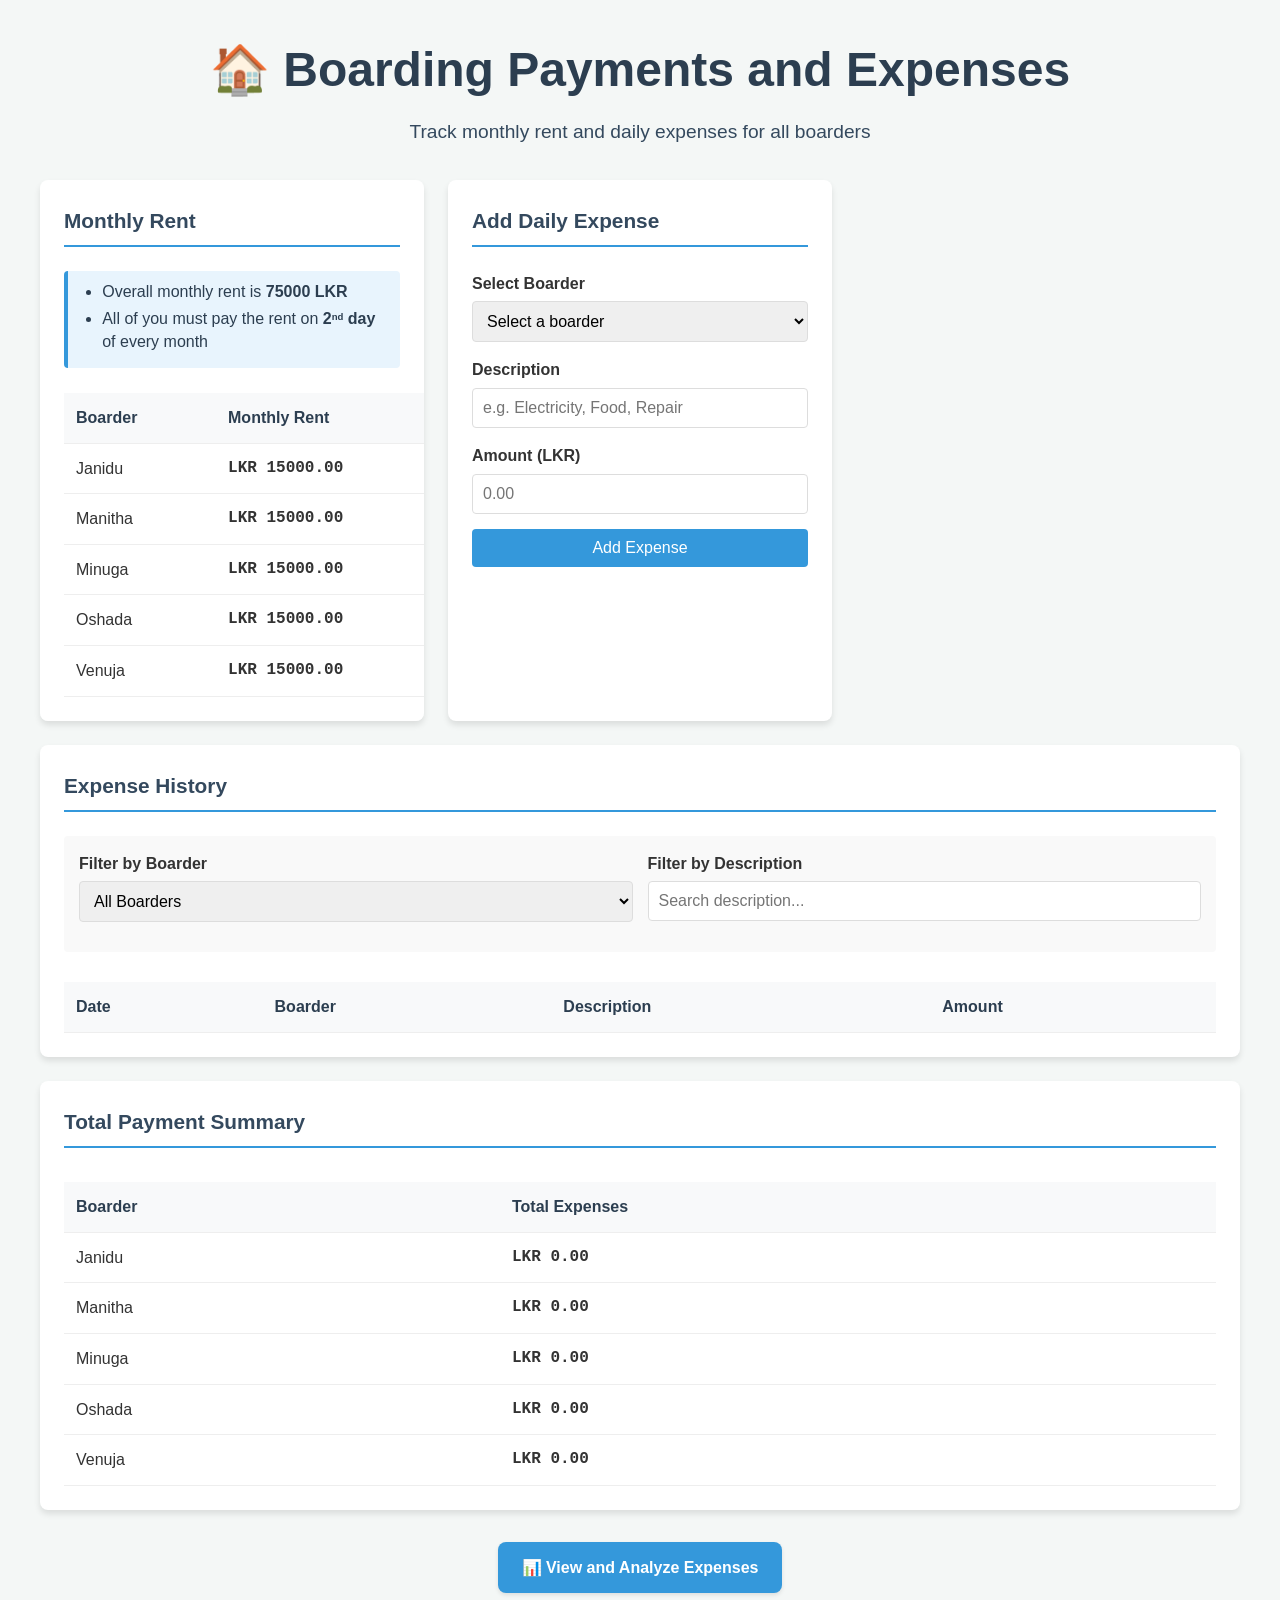
<file: index.html>
<!DOCTYPE html>
<html lang="en">
<head>
    <meta charset="UTF-8">
    <meta name="viewport" content="width=device-width, initial-scale=1.0">
    <title>Boarding Payments and Expenses</title>
    <link rel="stylesheet" href="style.css">
</head>
<body>
    <div class="container">
        <header>
            <h1>🏠 Boarding Payments and Expenses</h1>
            <p>Track monthly rent and daily expenses for all boarders</p>
        </header>

        <div class="dashboard-grid">
            <!-- Monthly Rent Section -->
            <div class="card">
                <h2>Monthly Rent</h2>
                <div class="rent-highlight">
                    <ul>
                        <li>Overall monthly rent is <strong>75000 LKR</strong></li>
                        <li>All of you must pay the rent on <strong>2<sup>nd</sup> day</strong> of every month</li>
                    </ul>
                </div>
                <table>
                    <thead>
                        <tr>
                            <th>Boarder</th>
                            <th>Monthly Rent</th>
                        </tr>
                    </thead>
                    <tbody id="rent-table-body">
                        <!-- Content via JS -->
                    </tbody>
                </table>
            </div>

            <!-- Expense Entry Section -->
            <div class="card">
                <h2>Add Daily Expense</h2>
                <form id="expense-form">
                    <div class="form-group">
                        <label for="boarder-select">Select Boarder</label>
                        <select id="boarder-select" required>
                            <!-- Content via JS -->
                        </select>
                    </div>
                    <div class="form-group">
                        <label for="expense-desc">Description</label>
                        <input type="text" id="expense-desc" placeholder="e.g. Electricity, Food, Repair" required>
                    </div>
                    <div class="form-group">
                        <label for="expense-amount">Amount (LKR)</label>
                        <input type="number" id="expense-amount" step="0.01" min="0" placeholder="0.00" required>
                    </div>
                    <button type="submit">Add Expense</button>
                </form>
            </div>

            <!-- Expense History Section -->
            <div class="card summary-card">
                <h2>Expense History</h2>
                
                <div class="filter-section">
                    <div class="form-group">
                        <label>Filter by Boarder</label>
                        <select id="filter-boarder">
                            <option value="">All Boarders</option>
                            <!-- Content via JS -->
                        </select>
                    </div>
                    <div class="form-group">
                        <label>Filter by Description</label>
                        <input type="text" id="filter-desc" placeholder="Search description...">
                    </div>
                </div>

                <div style="max-height: 300px; overflow-y: auto;">
                    <table>
                        <thead>
                            <tr>
                                <th>Date</th>
                                <th>Boarder</th>
                                <th>Description</th>
                                <th>Amount</th>
                            </tr>
                        </thead>
                        <tbody id="expense-table-body">
                            <!-- Content via JS -->
                        </tbody>
                    </table>
                </div>
            </div>

            <!-- Total Payment Summary Section -->
            <div class="card summary-card">
                <h2>Total Payment Summary</h2>
                <table>
                    <thead>
                        <tr>
                            <th>Boarder</th>
                            <th>Total Expenses</th>
                        </tr>
                    </thead>
                    <tbody id="summary-table-body">
                        <!-- Content via JS -->
                    </tbody>
                </table>
            </div>
        </div>

        <div style="text-align: center; margin-top: 30px; margin-bottom: 20px;">
            <a href="analysis.html" class="nav-link" target="_blank">📊 View and Analyze Expenses</a>
        </div>
    </div>

    <script src="script.js"></script>
</body>
</html>
</file>
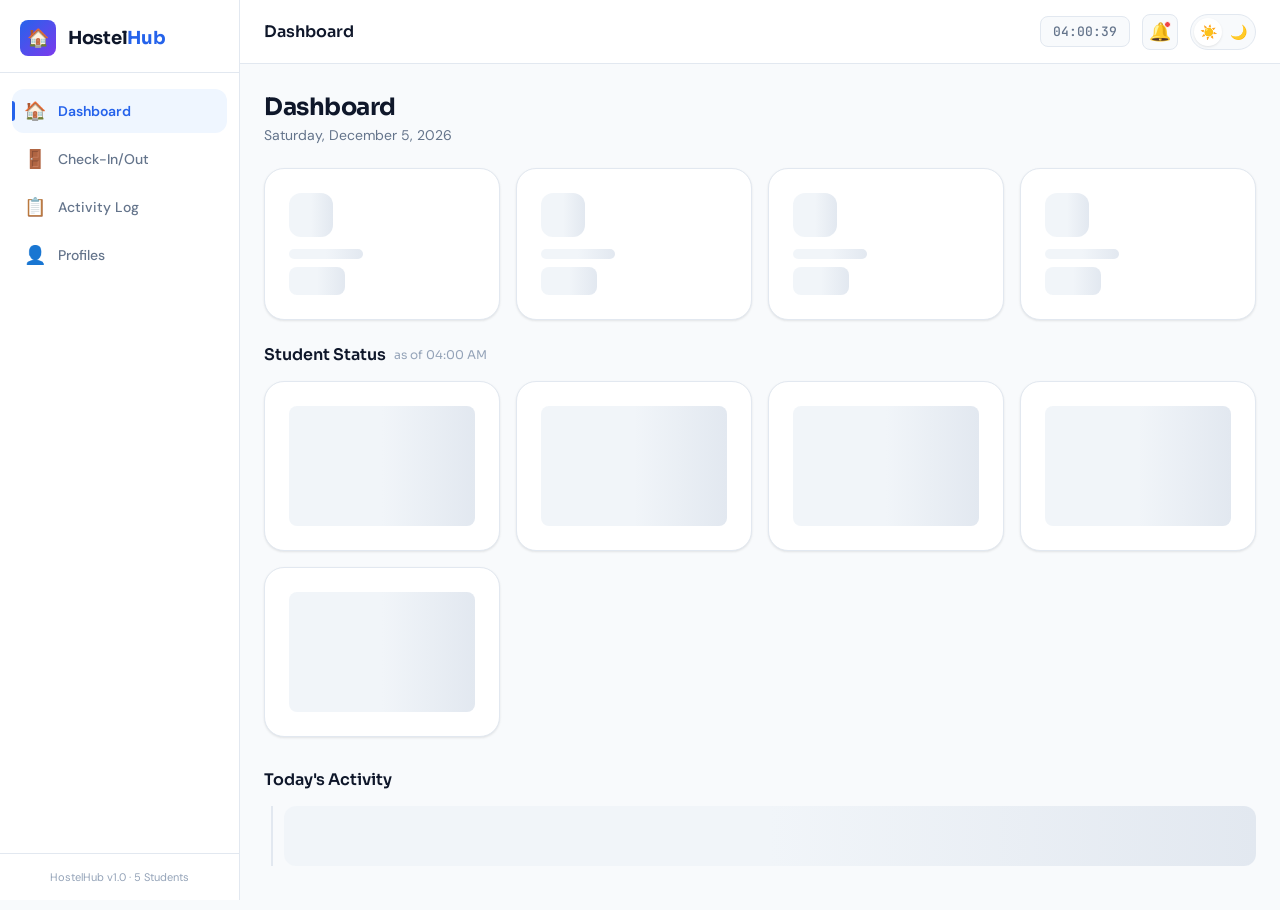
<file: HMS.html>
<!DOCTYPE html>
<html lang="en" data-theme="light">
<head>
<meta charset="UTF-8">
<meta name="viewport" content="width=device-width, initial-scale=1.0">
<title>Dashboard — HostelHub</title>
<link rel="icon" href="data:image/svg+xml,<svg xmlns='http://www.w3.org/2000/svg' viewBox='0 0 100 100'><text y='.9em' font-size='90'>🏠</text></svg>">
<link href="https://fonts.googleapis.com/css2?family=Sora:wght@300;400;500;600;700;800&family=DM+Sans:ital,opsz,wght@0,9..40,300;0,9..40,400;0,9..40,500;0,9..40,600;1,9..40,400&family=JetBrains+Mono:wght@400;500;600&display=swap" rel="stylesheet">
<style>
/* ===== CSS VARIABLES ===== */
:root {
  --primary: #2563EB;
  --primary-soft: #EFF6FF;
  --primary-hover: #1D4ED8;
  --accent: #10B981;
  --accent-soft: #ECFDF5;
  --danger: #EF4444;
  --danger-soft: #FEF2F2;
  --warning: #F59E0B;
  --warning-soft: #FFFBEB;
  --surface: #FFFFFF;
  --surface-2: #F8FAFC;
  --surface-3: #F1F5F9;
  --border: #E2E8F0;
  --text-primary: #0F172A;
  --text-secondary: #64748B;
  --text-muted: #94A3B8;
  --shadow-sm: 0 1px 3px rgba(0,0,0,0.06), 0 1px 2px rgba(0,0,0,0.04);
  --shadow-md: 0 4px 16px rgba(0,0,0,0.08), 0 2px 6px rgba(0,0,0,0.05);
  --shadow-lg: 0 12px 32px rgba(0,0,0,0.12), 0 4px 12px rgba(0,0,0,0.06);
  --shadow-xl: 0 24px 48px rgba(0,0,0,0.16);
  --radius-sm: 8px;
  --radius-md: 12px;
  --radius-lg: 16px;
  --radius-xl: 20px;
  --radius-2xl: 24px;
  --sidebar-width: 240px;
  --topbar-height: 64px;
  --transition: 0.3s cubic-bezier(0.4, 0, 0.2, 1);
}
[data-theme="dark"] {
  --surface: #0F172A;
  --surface-2: #1E293B;
  --surface-3: #334155;
  --border: #334155;
  --text-primary: #F8FAFC;
  --text-secondary: #94A3B8;
  --text-muted: #64748B;
  --primary-soft: rgba(37,99,235,0.12);
  --accent-soft: rgba(16,185,129,0.12);
  --danger-soft: rgba(239,68,68,0.12);
  --warning-soft: rgba(245,158,11,0.12);
  --shadow-sm: 0 1px 3px rgba(0,0,0,0.3);
  --shadow-md: 0 4px 16px rgba(0,0,0,0.4);
  --shadow-lg: 0 12px 32px rgba(0,0,0,0.5);
}

/* ===== RESET & BASE ===== */
*, *::before, *::after { box-sizing: border-box; margin: 0; padding: 0; }
html { scroll-behavior: smooth; }
body {
  font-family: 'DM Sans', sans-serif;
  background: var(--surface-2);
  color: var(--text-primary);
  transition: background var(--transition), color var(--transition);
  overflow-x: hidden;
  min-height: 100vh;
}
a { text-decoration: none; color: inherit; }
button { cursor: pointer; border: none; background: none; font-family: inherit; }
input, select, textarea { font-family: inherit; }
img { max-width: 100%; }

/* ===== SPLASH SCREEN ===== */
#splash {
  position: fixed; inset: 0; z-index: 9999;
  background: var(--surface);
  display: flex; flex-direction: column;
  align-items: center; justify-content: center;
  gap: 24px;
  transition: opacity 0.5s ease, visibility 0.5s ease;
}
#splash.hidden { opacity: 0; visibility: hidden; }
.splash-logo-wrap {
  position: relative;
  display: flex; align-items: center; justify-content: center;
  animation: splashScale 0.8s cubic-bezier(0.34, 1.56, 0.64, 1) forwards;
}
@keyframes splashScale {
  from { transform: scale(0.5); opacity: 0; }
  to { transform: scale(1); opacity: 1; }
}
.splash-ring {
  position: absolute;
  width: 100px; height: 100px;
  border-radius: 50%;
  border: 2px solid var(--primary);
  animation: splashRing 1.2s ease-in-out infinite;
  opacity: 0.4;
}
.splash-ring:nth-child(2) { animation-delay: 0.3s; }
@keyframes splashRing {
  0% { transform: scale(0.8); opacity: 0.6; }
  100% { transform: scale(1.6); opacity: 0; }
}
.splash-icon {
  font-size: 56px;
  line-height: 1;
  position: relative;
  z-index: 1;
}
.splash-title {
  font-family: 'Sora', sans-serif;
  font-size: 28px;
  font-weight: 700;
  color: var(--text-primary);
  letter-spacing: -0.5px;
}
.splash-title span { color: var(--primary); }
.splash-subtitle {
  font-size: 14px;
  color: var(--text-muted);
  font-weight: 400;
}
.splash-progress {
  width: 200px; height: 3px;
  background: var(--border);
  border-radius: 999px;
  overflow: hidden;
}
.splash-progress-bar {
  height: 100%;
  background: linear-gradient(90deg, var(--primary), var(--accent));
  border-radius: 999px;
  animation: splashProgress 1.1s cubic-bezier(0.4, 0, 0.2, 1) forwards;
}
@keyframes splashProgress {
  from { width: 0%; }
  to { width: 100%; }
}

/* ===== SKELETON LOADER ===== */
.skeleton {
  background: linear-gradient(90deg, var(--surface-3) 25%, var(--border) 50%, var(--surface-3) 75%);
  background-size: 200% 100%;
  animation: shimmer 1.4s ease-in-out infinite;
  border-radius: var(--radius-sm);
}
@keyframes shimmer {
  from { background-position: 200% 0; }
  to { background-position: -200% 0; }
}
.skeleton-card {
  background: var(--surface);
  border-radius: var(--radius-xl);
  padding: 24px;
  box-shadow: var(--shadow-sm);
  border: 1px solid var(--border);
}

/* ===== LAYOUT ===== */
#app { display: flex; min-height: 100vh; }

/* ===== SIDEBAR ===== */
.sidebar {
  width: var(--sidebar-width);
  background: var(--surface);
  border-right: 1px solid var(--border);
  display: flex;
  flex-direction: column;
  position: fixed;
  left: 0; top: 0; bottom: 0;
  z-index: 100;
  transition: transform var(--transition), background var(--transition), border-color var(--transition);
  overflow: hidden;
}
.sidebar-header {
  padding: 20px 20px 16px;
  border-bottom: 1px solid var(--border);
  display: flex; align-items: center; gap: 12px;
}
.sidebar-logo {
  width: 36px; height: 36px;
  background: linear-gradient(135deg, var(--primary), #7C3AED);
  border-radius: var(--radius-sm);
  display: flex; align-items: center; justify-content: center;
  font-size: 18px; flex-shrink: 0;
}
.sidebar-brand {
  font-family: 'Sora', sans-serif;
  font-size: 18px; font-weight: 700;
  letter-spacing: -0.3px;
  color: var(--text-primary);
}
.sidebar-brand span { color: var(--primary); }
.sidebar-nav {
  flex: 1;
  padding: 16px 12px;
  display: flex; flex-direction: column; gap: 4px;
}
.nav-link {
  display: flex; align-items: center; gap: 12px;
  padding: 10px 12px;
  border-radius: var(--radius-md);
  color: var(--text-secondary);
  font-size: 14px; font-weight: 500;
  transition: all 0.2s ease;
  cursor: pointer;
  position: relative;
  animation: slideInLeft 0.4s ease forwards;
  opacity: 0;
}
.nav-link:nth-child(1) { animation-delay: 0.05s; }
.nav-link:nth-child(2) { animation-delay: 0.1s; }
.nav-link:nth-child(3) { animation-delay: 0.15s; }
.nav-link:nth-child(4) { animation-delay: 0.2s; }
.nav-link:nth-child(5) { animation-delay: 0.25s; }
@keyframes slideInLeft {
  from { transform: translateX(-20px); opacity: 0; }
  to { transform: translateX(0); opacity: 1; }
}
.nav-link:hover { background: var(--surface-2); color: var(--text-primary); }
.nav-link.active {
  background: var(--primary-soft);
  color: var(--primary);
  font-weight: 600;
}
.nav-link.active::before {
  content: '';
  position: absolute;
  left: 0; top: 50%; transform: translateY(-50%);
  width: 3px; height: 20px;
  background: var(--primary);
  border-radius: 0 3px 3px 0;
}
.nav-icon { font-size: 18px; flex-shrink: 0; }
.sidebar-footer {
  padding: 16px;
  border-top: 1px solid var(--border);
  font-size: 11px;
  color: var(--text-muted);
  text-align: center;
}

/* ===== MAIN CONTENT ===== */
.main-wrapper {
  margin-left: var(--sidebar-width);
  flex: 1;
  display: flex; flex-direction: column;
  min-height: 100vh;
}

/* ===== TOPBAR ===== */
.topbar {
  height: var(--topbar-height);
  background: var(--surface);
  border-bottom: 1px solid var(--border);
  display: flex; align-items: center;
  padding: 0 24px;
  gap: 16px;
  position: sticky; top: 0; z-index: 50;
  transition: background var(--transition), border-color var(--transition);
}
.topbar-left {
  flex: 1;
  display: flex; align-items: center; gap: 12px;
}
.menu-btn {
  display: none;
  width: 36px; height: 36px;
  border-radius: var(--radius-sm);
  align-items: center; justify-content: center;
  color: var(--text-secondary);
  font-size: 20px;
  transition: background 0.2s;
}
.menu-btn:hover { background: var(--surface-2); }
.topbar-page-title {
  font-family: 'Sora', sans-serif;
  font-size: 16px; font-weight: 600;
  color: var(--text-primary);
}
.topbar-right {
  display: flex; align-items: center; gap: 12px;
}
.live-clock {
  font-family: 'JetBrains Mono', monospace;
  font-size: 13px; font-weight: 500;
  color: var(--text-secondary);
  background: var(--surface-2);
  padding: 6px 12px;
  border-radius: var(--radius-sm);
  border: 1px solid var(--border);
  white-space: nowrap;
}
.notif-btn {
  width: 36px; height: 36px;
  border-radius: var(--radius-sm);
  display: flex; align-items: center; justify-content: center;
  color: var(--text-secondary);
  font-size: 18px;
  background: var(--surface-2);
  border: 1px solid var(--border);
  position: relative;
  transition: all 0.2s;
}
.notif-btn:hover { background: var(--surface-3); }
.notif-dot {
  position: absolute; top: 6px; right: 6px;
  width: 7px; height: 7px;
  background: var(--danger);
  border-radius: 50%;
  border: 1.5px solid var(--surface);
}
.theme-toggle {
  display: flex; align-items: center;
  background: var(--surface-2);
  border: 1px solid var(--border);
  border-radius: 999px;
  padding: 3px;
  gap: 2px;
  cursor: pointer;
}
.theme-btn {
  width: 28px; height: 28px;
  border-radius: 50%;
  display: flex; align-items: center; justify-content: center;
  font-size: 14px;
  transition: all 0.3s ease;
  color: var(--text-muted);
}
.theme-btn.active {
  background: var(--surface);
  box-shadow: var(--shadow-sm);
  color: var(--text-primary);
}

/* ===== PAGES ===== */
.page { display: none; padding: 28px 24px; animation: pageEnter 0.35s cubic-bezier(0.4, 0, 0.2, 1); }
.page.active { display: block; }
@keyframes pageEnter {
  from { opacity: 0; transform: translateY(12px); }
  to { opacity: 1; transform: translateY(0); }
}
.page-header { margin-bottom: 24px; }
.page-header h1 {
  font-family: 'Sora', sans-serif;
  font-size: 24px; font-weight: 700;
  letter-spacing: -0.5px;
  color: var(--text-primary);
}
.page-header p { font-size: 14px; color: var(--text-secondary); margin-top: 4px; }

/* ===== STAT CARDS ===== */
.stat-grid {
  display: grid;
  grid-template-columns: repeat(4, 1fr);
  gap: 16px;
  margin-bottom: 24px;
}
.stat-card {
  background: var(--surface);
  border-radius: var(--radius-xl);
  padding: 20px;
  border: 1px solid var(--border);
  box-shadow: var(--shadow-sm);
  display: flex; align-items: flex-start; gap: 16px;
  transition: all 0.25s ease;
  animation: cardReveal 0.5s ease forwards;
  opacity: 0;
}
.stat-card:nth-child(1) { animation-delay: 0s; }
.stat-card:nth-child(2) { animation-delay: 0.08s; }
.stat-card:nth-child(3) { animation-delay: 0.16s; }
.stat-card:nth-child(4) { animation-delay: 0.24s; }
@keyframes cardReveal {
  from { opacity: 0; transform: translateY(16px); }
  to { opacity: 1; transform: translateY(0); }
}
.stat-card:hover {
  transform: translateY(-3px);
  box-shadow: var(--shadow-lg);
}
.stat-icon {
  width: 44px; height: 44px;
  border-radius: var(--radius-md);
  display: flex; align-items: center; justify-content: center;
  font-size: 20px;
  flex-shrink: 0;
}
.stat-icon.blue { background: var(--primary-soft); }
.stat-icon.green { background: var(--accent-soft); }
.stat-icon.red { background: var(--danger-soft); }
.stat-icon.amber { background: var(--warning-soft); }
.stat-info { flex: 1; }
.stat-label {
  font-size: 12px; font-weight: 500;
  color: var(--text-muted);
  text-transform: uppercase;
  letter-spacing: 0.5px;
  margin-bottom: 4px;
}
.stat-value {
  font-family: 'Sora', sans-serif;
  font-size: 28px; font-weight: 700;
  color: var(--text-primary);
  letter-spacing: -1px;
  line-height: 1;
}
.stat-sub { font-size: 12px; color: var(--text-muted); margin-top: 4px; }

/* ===== STUDENT GRID ===== */
.section-title {
  font-family: 'Sora', sans-serif;
  font-size: 16px; font-weight: 600;
  color: var(--text-primary);
  margin-bottom: 16px;
  display: flex; align-items: center; gap: 8px;
}
.section-title span { font-size: 12px; font-weight: 400; color: var(--text-muted); }
.student-grid {
  display: grid;
  grid-template-columns: repeat(4, 1fr);
  gap: 16px;
  margin-bottom: 32px;
}
.student-card {
  background: var(--surface);
  border-radius: var(--radius-xl);
  padding: 20px;
  border: 1px solid var(--border);
  box-shadow: var(--shadow-sm);
  transition: all 0.25s ease;
  animation: cardReveal 0.5s ease forwards;
  opacity: 0;
}
.student-card:nth-child(1) { animation-delay: 0.1s; }
.student-card:nth-child(2) { animation-delay: 0.18s; }
.student-card:nth-child(3) { animation-delay: 0.26s; }
.student-card:nth-child(4) { animation-delay: 0.34s; }
.student-card:nth-child(5) { animation-delay: 0.42s; }
.student-card:hover { transform: translateY(-3px); box-shadow: var(--shadow-lg); }
.student-card-header {
  display: flex; align-items: flex-start;
  justify-content: space-between;
  margin-bottom: 16px;
}
.avatar {
  width: 48px; height: 48px;
  border-radius: 50%;
  display: flex; align-items: center; justify-content: center;
  font-family: 'Sora', sans-serif;
  font-size: 16px; font-weight: 700;
  color: white;
  flex-shrink: 0;
}
.status-badge {
  display: inline-flex; align-items: center; gap: 6px;
  padding: 4px 10px;
  border-radius: 999px;
  font-size: 11px; font-weight: 600;
  letter-spacing: 0.3px;
}
.status-badge.in { background: var(--accent-soft); color: var(--accent); }
.status-badge.out { background: var(--warning-soft); color: var(--warning); }
.pulse-dot {
  width: 7px; height: 7px;
  border-radius: 50%;
  animation: pulseDot 2s ease-in-out infinite;
}
.pulse-dot.green { background: var(--accent); }
.pulse-dot.amber { background: var(--warning); }
@keyframes pulseDot {
  0%, 100% { transform: scale(1); opacity: 1; }
  50% { transform: scale(1.5); opacity: 0.6; }
}
.student-name {
  font-family: 'Sora', sans-serif;
  font-size: 15px; font-weight: 600;
  color: var(--text-primary);
  margin-bottom: 4px;
}
.student-info-text { font-size: 12px; color: var(--text-muted); }
.student-timer {
  font-family: 'JetBrains Mono', monospace;
  font-size: 14px; font-weight: 600;
  color: var(--warning);
  margin: 8px 0;
}
.quick-btn {
  width: 100%;
  padding: 9px;
  border-radius: var(--radius-md);
  font-size: 13px; font-weight: 600;
  letter-spacing: 0.2px;
  transition: all 0.2s ease;
  margin-top: 12px;
  display: flex; align-items: center; justify-content: center; gap: 6px;
}
.quick-btn:active { transform: scale(0.96); }
.quick-btn.checkout {
  background: var(--danger-soft);
  color: var(--danger);
}
.quick-btn.checkout:hover { background: var(--danger); color: white; }
.quick-btn.checkin {
  background: var(--accent-soft);
  color: var(--accent);
}
.quick-btn.checkin:hover { background: var(--accent); color: white; }

/* ===== TIMELINE ===== */
.timeline { position: relative; padding-left: 20px; }
.timeline::before {
  content: ''; position: absolute;
  left: 7px; top: 0; bottom: 0;
  width: 2px; background: var(--border);
}
.timeline-item {
  position: relative; margin-bottom: 16px;
  animation: slideInTimeline 0.4s ease forwards;
  opacity: 0;
}
@keyframes slideInTimeline {
  from { opacity: 0; transform: translateX(-10px); }
  to { opacity: 1; transform: translateX(0); }
}
.timeline-dot {
  position: absolute;
  left: -17px; top: 4px;
  width: 12px; height: 12px;
  border-radius: 50%;
  border: 2px solid var(--surface);
}
.timeline-dot.in { background: var(--accent); }
.timeline-dot.out { background: var(--warning); }
.timeline-content {
  background: var(--surface);
  border: 1px solid var(--border);
  border-radius: var(--radius-md);
  padding: 12px 14px;
  box-shadow: var(--shadow-sm);
}
.timeline-meta {
  display: flex; align-items: center; gap: 8px;
  font-size: 12px; color: var(--text-muted);
  margin-bottom: 4px;
}
.timeline-main { font-size: 14px; font-weight: 500; color: var(--text-primary); }
.timeline-reason { font-size: 12px; color: var(--text-secondary); margin-top: 2px; }
.empty-state {
  text-align: center; padding: 48px 24px;
  color: var(--text-muted);
}
.empty-state-icon { font-size: 48px; margin-bottom: 12px; }
.empty-state h3 { font-size: 16px; font-weight: 600; margin-bottom: 6px; color: var(--text-secondary); }

/* ===== CHECK-IN/OUT PAGE ===== */
.checkinout-layout { display: grid; grid-template-columns: 1fr 1.2fr; gap: 20px; }
.student-select-list { display: flex; flex-direction: column; gap: 10px; }
.student-select-card {
  background: var(--surface);
  border: 2px solid var(--border);
  border-radius: var(--radius-lg);
  padding: 14px 16px;
  display: flex; align-items: center; gap: 12px;
  cursor: pointer;
  transition: all 0.2s ease;
}
.student-select-card:hover { border-color: var(--primary); background: var(--primary-soft); }
.student-select-card.selected {
  border-color: var(--primary);
  background: var(--primary-soft);
  transform: scale(1.02);
}
.student-select-info { flex: 1; }
.student-select-name { font-weight: 600; font-size: 15px; }
.student-select-status { font-size: 12px; color: var(--text-muted); margin-top: 2px; }
.selected-check {
  width: 24px; height: 24px;
  border-radius: 50%;
  background: var(--primary);
  display: flex; align-items: center; justify-content: center;
  color: white; font-size: 12px;
}
.action-panel {
  background: var(--surface);
  border-radius: var(--radius-xl);
  border: 1px solid var(--border);
  box-shadow: var(--shadow-sm);
  overflow: hidden;
  animation: slideInRight 0.35s ease;
}
@keyframes slideInRight {
  from { opacity: 0; transform: translateX(20px); }
  to { opacity: 1; transform: translateX(0); }
}
.action-panel-header {
  padding: 20px 24px;
  border-bottom: 1px solid var(--border);
}
.action-panel-header h2 {
  font-family: 'Sora', sans-serif;
  font-size: 18px; font-weight: 700;
}
.action-panel-header p { font-size: 13px; color: var(--text-secondary); margin-top: 4px; }
.action-form { padding: 20px 24px; }
.form-group { margin-bottom: 18px; }
.form-label {
  display: block;
  font-size: 13px; font-weight: 600;
  color: var(--text-secondary);
  margin-bottom: 8px;
}
.form-control {
  width: 100%;
  padding: 10px 14px;
  border: 1.5px solid var(--border);
  border-radius: var(--radius-md);
  background: var(--surface-2);
  color: var(--text-primary);
  font-size: 14px;
  transition: all 0.2s;
  outline: none;
}
.form-control:focus {
  border-color: var(--primary);
  box-shadow: 0 0 0 3px rgba(37,99,235,0.15);
  background: var(--surface);
}
.form-control.shake {
  animation: shake 0.4s ease;
  border-color: var(--danger);
}
@keyframes shake {
  0%,100% { transform: translateX(0); }
  20%,60% { transform: translateX(-5px); }
  40%,80% { transform: translateX(5px); }
}
.info-box {
  background: var(--surface-2);
  border: 1px solid var(--border);
  border-radius: var(--radius-md);
  padding: 14px 16px;
  margin-bottom: 18px;
}
.info-box-row {
  display: flex; justify-content: space-between;
  font-size: 13px; margin-bottom: 6px;
}
.info-box-row:last-child { margin-bottom: 0; }
.info-box-label { color: var(--text-muted); }
.info-box-value { font-weight: 600; color: var(--text-primary); }
.btn {
  padding: 11px 20px;
  border-radius: var(--radius-md);
  font-size: 14px; font-weight: 600;
  display: inline-flex; align-items: center; gap: 8px;
  transition: all 0.2s ease;
}
.btn:active { transform: scale(0.96); }
.btn-primary { background: var(--primary); color: white; }
.btn-primary:hover { background: var(--primary-hover); }
.btn-danger { background: var(--danger); color: white; }
.btn-danger:hover { background: #DC2626; }
.btn-success { background: var(--accent); color: white; }
.btn-success:hover { background: #059669; }
.btn-full { width: 100%; justify-content: center; padding: 13px; }
.btn-spinner { display: inline-block; width: 14px; height: 14px; border: 2px solid rgba(255,255,255,0.4); border-top-color: white; border-radius: 50%; animation: spin 0.6s linear infinite; }
@keyframes spin { to { transform: rotate(360deg); } }
.no-selection {
  display: flex; flex-direction: column;
  align-items: center; justify-content: center;
  padding: 60px 24px; text-align: center;
  color: var(--text-muted);
}
.no-selection-icon { font-size: 48px; margin-bottom: 12px; }

/* ===== ACTIVITY LOG ===== */
.filter-bar {
  background: var(--surface);
  border: 1px solid var(--border);
  border-radius: var(--radius-lg);
  padding: 14px 16px;
  display: flex; align-items: center; gap: 12px;
  flex-wrap: wrap;
  margin-bottom: 20px;
  box-shadow: var(--shadow-sm);
}
.filter-bar label { font-size: 12px; font-weight: 600; color: var(--text-muted); white-space: nowrap; }
.filter-select {
  padding: 7px 12px;
  border: 1.5px solid var(--border);
  border-radius: var(--radius-sm);
  background: var(--surface-2);
  color: var(--text-primary);
  font-size: 13px;
  outline: none;
  cursor: pointer;
  transition: border-color 0.2s;
}
.filter-select:focus { border-color: var(--primary); }
.log-table {
  background: var(--surface);
  border-radius: var(--radius-xl);
  border: 1px solid var(--border);
  box-shadow: var(--shadow-sm);
  overflow: hidden;
  margin-bottom: 24px;
}
.log-table table { width: 100%; border-collapse: collapse; }
.log-table th {
  background: var(--surface-2);
  padding: 12px 16px;
  text-align: left;
  font-size: 11px;
  font-weight: 700;
  color: var(--text-muted);
  text-transform: uppercase;
  letter-spacing: 0.5px;
  border-bottom: 1px solid var(--border);
}
.log-table td {
  padding: 13px 16px;
  font-size: 13px;
  border-bottom: 1px solid var(--border);
  color: var(--text-primary);
}
.log-table tr:last-child td { border-bottom: none; }
.log-table tr:nth-child(even) td { background: var(--surface-2); }
.log-table tr { animation: fadeInRow 0.3s ease forwards; opacity: 0; }
@keyframes fadeInRow {
  from { opacity: 0; transform: translateY(4px); }
  to { opacity: 1; transform: translateY(0); }
}
.action-pill {
  display: inline-flex; align-items: center; gap: 5px;
  padding: 3px 9px;
  border-radius: 999px;
  font-size: 11px; font-weight: 700;
  letter-spacing: 0.5px;
}
.action-pill.in { background: var(--accent-soft); color: var(--accent); }
.action-pill.out { background: var(--danger-soft); color: var(--danger); }
.duration-mono {
  font-family: 'JetBrains Mono', monospace;
  font-size: 12px; font-weight: 500;
  color: var(--text-secondary);
}

/* ===== STUDENT PROFILES ===== */
.profile-grid {
  display: grid;
  grid-template-columns: repeat(4, 1fr);
  gap: 16px;
}
.profile-card {
  background: var(--surface);
  border-radius: var(--radius-xl);
  border: 1px solid var(--border);
  box-shadow: var(--shadow-sm);
  padding: 24px 20px;
  text-align: center;
  cursor: pointer;
  transition: all 0.25s ease;
  animation: cardReveal 0.5s ease forwards;
  opacity: 0;
}
.profile-card:nth-child(1) { animation-delay: 0.05s; }
.profile-card:nth-child(2) { animation-delay: 0.1s; }
.profile-card:nth-child(3) { animation-delay: 0.15s; }
.profile-card:nth-child(4) { animation-delay: 0.2s; }
.profile-card:nth-child(5) { animation-delay: 0.25s; }
.profile-card:hover { transform: translateY(-4px); box-shadow: var(--shadow-lg); }
.profile-avatar {
  width: 64px; height: 64px;
  border-radius: 50%;
  display: flex; align-items: center; justify-content: center;
  font-family: 'Sora', sans-serif;
  font-size: 22px; font-weight: 700;
  color: white; margin: 0 auto 12px;
}
.profile-name {
  font-family: 'Sora', sans-serif;
  font-size: 15px; font-weight: 700;
  color: var(--text-primary); margin-bottom: 4px;
}
.profile-uni { font-size: 12px; color: var(--text-muted); margin-bottom: 10px; }
.btn-view {
  padding: 8px 16px;
  border-radius: var(--radius-md);
  background: var(--surface-2);
  border: 1px solid var(--border);
  color: var(--text-secondary);
  font-size: 13px; font-weight: 500;
  transition: all 0.2s;
}
.btn-view:hover { background: var(--primary-soft); color: var(--primary); border-color: var(--primary); }

/* ===== MODAL ===== */
.modal-backdrop {
  position: fixed; inset: 0;
  background: rgba(0,0,0,0.5);
  backdrop-filter: blur(4px);
  z-index: 200;
  display: flex; align-items: center; justify-content: center;
  padding: 20px;
  animation: backdropIn 0.2s ease;
}
@keyframes backdropIn { from { opacity: 0; } to { opacity: 1; } }
.modal {
  background: var(--surface);
  border-radius: var(--radius-2xl);
  border: 1px solid var(--border);
  width: 100%;
  max-width: 580px;
  max-height: 90vh;
  overflow-y: auto;
  box-shadow: var(--shadow-xl);
  animation: modalIn 0.3s cubic-bezier(0.34, 1.56, 0.64, 1);
}
@keyframes modalIn {
  from { transform: scale(0.92) translateY(20px); opacity: 0; }
  to { transform: scale(1) translateY(0); opacity: 1; }
}
.modal-header {
  padding: 20px 24px;
  border-bottom: 1px solid var(--border);
  display: flex; align-items: center; justify-content: space-between;
}
.modal-header h2 {
  font-family: 'Sora', sans-serif;
  font-size: 18px; font-weight: 700;
}
.modal-close {
  width: 32px; height: 32px;
  border-radius: var(--radius-sm);
  display: flex; align-items: center; justify-content: center;
  color: var(--text-muted); font-size: 18px;
  transition: all 0.2s;
}
.modal-close:hover { background: var(--surface-2); color: var(--text-primary); }
.modal-body { padding: 20px 24px; }
.modal-footer {
  padding: 16px 24px;
  border-top: 1px solid var(--border);
  display: flex; gap: 10px; justify-content: flex-end;
}

/* ===== PROFILE DETAIL ===== */
.profile-detail-header {
  display: flex; align-items: center; gap: 16px;
  margin-bottom: 24px;
}
.profile-detail-avatar {
  width: 72px; height: 72px;
  border-radius: 50%;
  display: flex; align-items: center; justify-content: center;
  font-family: 'Sora', sans-serif;
  font-size: 24px; font-weight: 700;
  color: white;
}
.profile-detail-name {
  font-family: 'Sora', sans-serif;
  font-size: 22px; font-weight: 700;
}
.profile-section { margin-bottom: 20px; }
.profile-section-title {
  font-size: 11px; font-weight: 700;
  color: var(--text-muted);
  text-transform: uppercase;
  letter-spacing: 1px;
  margin-bottom: 12px;
  padding-bottom: 6px;
  border-bottom: 1px solid var(--border);
}
.profile-grid-2 { display: grid; grid-template-columns: 1fr 1fr; gap: 12px; }
.profile-field { }
.profile-field-label { font-size: 11px; color: var(--text-muted); font-weight: 500; margin-bottom: 3px; }
.profile-field-value { font-size: 14px; font-weight: 500; color: var(--text-primary); }
.profile-field-input {
  width: 100%;
  padding: 8px 10px;
  border: 1.5px solid var(--border);
  border-radius: var(--radius-sm);
  background: var(--surface-2);
  color: var(--text-primary);
  font-size: 13px; outline: none;
  transition: border-color 0.2s;
}
.profile-field-input:focus { border-color: var(--primary); }
.stats-row { display: grid; grid-template-columns: repeat(2, 1fr); gap: 10px; }
.stat-mini-card {
  background: var(--surface-2);
  border: 1px solid var(--border);
  border-radius: var(--radius-md);
  padding: 12px;
  text-align: center;
}
.stat-mini-value {
  font-family: 'JetBrains Mono', monospace;
  font-size: 20px; font-weight: 700;
  color: var(--primary);
}
.stat-mini-label { font-size: 11px; color: var(--text-muted); margin-top: 2px; }

/* ===== TOAST ===== */
#toast-container {
  position: fixed;
  top: 20px; right: 20px;
  z-index: 9000;
  display: flex; flex-direction: column; gap: 10px;
}
.toast {
  background: var(--surface);
  border: 1px solid var(--border);
  border-radius: var(--radius-lg);
  padding: 14px 18px;
  box-shadow: var(--shadow-lg);
  display: flex; align-items: center; gap: 12px;
  min-width: 280px;
  animation: toastIn 0.4s cubic-bezier(0.34, 1.56, 0.64, 1);
}
@keyframes toastIn {
  from { transform: translateX(120%); opacity: 0; }
  to { transform: translateX(0); opacity: 1; }
}
.toast.removing { animation: toastOut 0.3s ease forwards; }
@keyframes toastOut {
  to { transform: translateX(120%); opacity: 0; }
}
.toast-icon { font-size: 20px; }
.toast-text { flex: 1; }
.toast-title { font-size: 14px; font-weight: 600; color: var(--text-primary); }
.toast-sub { font-size: 12px; color: var(--text-secondary); }

/* ===== CONFIRM MODAL ===== */
.confirm-modal { max-width: 400px; }
.confirm-modal .modal-body {
  text-align: center;
  padding: 28px 24px;
}
.confirm-icon { font-size: 48px; margin-bottom: 12px; }
.confirm-title {
  font-family: 'Sora', sans-serif;
  font-size: 18px; font-weight: 700;
  margin-bottom: 8px;
}
.confirm-desc { font-size: 14px; color: var(--text-secondary); }

/* ===== MOBILE NAV ===== */
.mobile-nav {
  display: none;
  position: fixed;
  bottom: 0; left: 0; right: 0;
  background: var(--surface);
  border-top: 1px solid var(--border);
  z-index: 100;
  padding: 8px 0 max(8px, env(safe-area-inset-bottom));
}
.mobile-nav-inner {
  display: flex;
  justify-content: space-around;
}
.mobile-nav-item {
  display: flex; flex-direction: column;
  align-items: center; gap: 3px;
  padding: 6px 16px;
  border-radius: var(--radius-md);
  color: var(--text-muted);
  font-size: 10px; font-weight: 500;
  cursor: pointer;
  transition: color 0.2s;
}
.mobile-nav-item.active { color: var(--primary); }
.mobile-nav-icon { font-size: 22px; }
.sidebar-overlay {
  display: none;
  position: fixed; inset: 0;
  background: rgba(0,0,0,0.4);
  z-index: 99;
}

/* ===== SUCCESS CHECKMARK ===== */
.success-checkmark {
  display: inline-flex; align-items: center; justify-content: center;
}
.success-checkmark svg .checkmark-path {
  stroke-dasharray: 100;
  stroke-dashoffset: 100;
  animation: drawCheck 0.5s ease forwards 0.1s;
}
@keyframes drawCheck {
  to { stroke-dashoffset: 0; }
}

/* ===== RESPONSIVE ===== */
@media (max-width: 1200px) {
  .student-grid { grid-template-columns: repeat(3, 1fr); }
  .profile-grid { grid-template-columns: repeat(3, 1fr); }
}
@media (max-width: 1024px) {
  :root { --sidebar-width: 200px; }
  .stat-grid { grid-template-columns: repeat(2, 1fr); }
  .student-grid { grid-template-columns: repeat(2, 1fr); }
  .profile-grid { grid-template-columns: repeat(2, 1fr); }
  .checkinout-layout { grid-template-columns: 1fr; }
}
@media (max-width: 768px) {
  .sidebar {
    transform: translateX(-100%);
  }
  .sidebar.open {
    transform: translateX(0);
    box-shadow: var(--shadow-xl);
  }
  .sidebar-overlay.show { display: block; }
  .main-wrapper { margin-left: 0; }
  .menu-btn { display: flex; }
  .mobile-nav { display: block; }
  .page { padding: 20px 16px 80px; }
  .topbar { padding: 0 16px; }
  .live-clock { font-size: 11px; padding: 5px 8px; }
  .stat-grid { grid-template-columns: repeat(2, 1fr); gap: 10px; }
  .student-grid { grid-template-columns: repeat(2, 1fr); gap: 12px; }
  .profile-grid { grid-template-columns: repeat(2, 1fr); }
  .log-table { overflow-x: auto; }
}
@media (max-width: 480px) {
  .stat-grid { grid-template-columns: 1fr 1fr; gap: 8px; }
  .student-grid { grid-template-columns: 1fr; }
  .profile-grid { grid-template-columns: 1fr; }
  .profile-grid-2 { grid-template-columns: 1fr; }
  .stats-row { grid-template-columns: 1fr 1fr; }
}
@media (min-width: 1920px) {
  body { font-size: 16px; }
  .stat-grid { grid-template-columns: repeat(4, 1fr); }
  .student-grid { grid-template-columns: repeat(5, 1fr); }
  .main-wrapper { max-width: 1800px; margin: 0 auto; }
}
</style>
</head>
<body>

<!-- SPLASH SCREEN -->
<div id="splash">
  <div class="splash-logo-wrap">
    <div class="splash-ring"></div>
    <div class="splash-ring"></div>
    <div class="splash-icon">🏠</div>
  </div>
  <div>
    <div class="splash-title">Hostel<span>Hub</span></div>
    <div class="splash-subtitle">Student Accommodation Manager</div>
  </div>
  <div class="splash-progress"><div class="splash-progress-bar"></div></div>
</div>

<!-- TOAST CONTAINER -->
<div id="toast-container"></div>

<!-- MODAL CONTAINER -->
<div id="modal-container"></div>

<!-- SIDEBAR OVERLAY -->
<div class="sidebar-overlay" id="sidebar-overlay" onclick="closeSidebar()"></div>

<!-- APP -->
<div id="app">
  <!-- SIDEBAR -->
  <aside class="sidebar" id="sidebar">
    <div class="sidebar-header">
      <div class="sidebar-logo">🏠</div>
      <div class="sidebar-brand">Hostel<span>Hub</span></div>
    </div>
    <nav class="sidebar-nav">
      <div class="nav-link active" onclick="showPage('dashboard', this)">
        <span class="nav-icon">🏠</span> Dashboard
      </div>
      <div class="nav-link" onclick="showPage('checkinout', this)">
        <span class="nav-icon">🚪</span> Check-In/Out
      </div>
      <div class="nav-link" onclick="showPage('activity', this)">
        <span class="nav-icon">📋</span> Activity Log
      </div>
      <div class="nav-link" onclick="showPage('profiles', this)">
        <span class="nav-icon">👤</span> Profiles
      </div>
    </nav>
    <div class="sidebar-footer">HostelHub v1.0 · 5 Students</div>
  </aside>

  <!-- MAIN WRAPPER -->
  <div class="main-wrapper">
    <!-- TOPBAR -->
    <header class="topbar">
      <div class="topbar-left">
        <button class="menu-btn" onclick="toggleSidebar()">☰</button>
        <div class="topbar-page-title" id="page-title">Dashboard</div>
      </div>
      <div class="topbar-right">
        <div class="live-clock" id="live-clock">--:--:--</div>
        <button class="notif-btn">
          🔔<span class="notif-dot"></span>
        </button>
        <div class="theme-toggle" onclick="toggleTheme()">
          <div class="theme-btn" id="sun-btn">☀️</div>
          <div class="theme-btn active" id="moon-btn">🌙</div>
        </div>
      </div>
    </header>

    <!-- DASHBOARD PAGE -->
    <div class="page active" id="page-dashboard">
      <div class="page-header">
        <h1>Dashboard</h1>
        <p id="dash-date">Loading...</p>
      </div>

      <!-- STAT CARDS SKELETON / REAL -->
      <div class="stat-grid" id="stat-grid">
        <div class="skeleton-card">
          <div class="skeleton" style="width:44px;height:44px;border-radius:12px;margin-bottom:12px;"></div>
          <div class="skeleton" style="width:40%;height:10px;margin-bottom:8px;"></div>
          <div class="skeleton" style="width:30%;height:28px;"></div>
        </div>
        <div class="skeleton-card">
          <div class="skeleton" style="width:44px;height:44px;border-radius:12px;margin-bottom:12px;"></div>
          <div class="skeleton" style="width:40%;height:10px;margin-bottom:8px;"></div>
          <div class="skeleton" style="width:30%;height:28px;"></div>
        </div>
        <div class="skeleton-card">
          <div class="skeleton" style="width:44px;height:44px;border-radius:12px;margin-bottom:12px;"></div>
          <div class="skeleton" style="width:40%;height:10px;margin-bottom:8px;"></div>
          <div class="skeleton" style="width:30%;height:28px;"></div>
        </div>
        <div class="skeleton-card">
          <div class="skeleton" style="width:44px;height:44px;border-radius:12px;margin-bottom:12px;"></div>
          <div class="skeleton" style="width:40%;height:10px;margin-bottom:8px;"></div>
          <div class="skeleton" style="width:30%;height:28px;"></div>
        </div>
      </div>

      <div class="section-title">Student Status <span id="status-time"></span></div>
      <div class="student-grid" id="student-grid">
        <!-- Skeleton -->
        <div class="skeleton-card"><div class="skeleton" style="height:120px;"></div></div>
        <div class="skeleton-card"><div class="skeleton" style="height:120px;"></div></div>
        <div class="skeleton-card"><div class="skeleton" style="height:120px;"></div></div>
        <div class="skeleton-card"><div class="skeleton" style="height:120px;"></div></div>
        <div class="skeleton-card"><div class="skeleton" style="height:120px;"></div></div>
      </div>

      <div class="section-title">Today's Activity</div>
      <div class="timeline" id="timeline-today">
        <div class="timeline-item" style="animation-delay:0.1s">
          <div class="skeleton" style="height:60px;border-radius:12px;"></div>
        </div>
      </div>
    </div>

    <!-- CHECK-IN/OUT PAGE -->
    <div class="page" id="page-checkinout">
      <div class="page-header">
        <h1>Check-In / Check-Out</h1>
        <p>Select a student and manage their hostel entry</p>
      </div>
      <div class="checkinout-layout">
        <div>
          <div class="section-title">Select Student</div>
          <div class="student-select-list" id="student-select-list"></div>
        </div>
        <div id="action-panel-container">
          <div class="action-panel" style="border-radius:20px;border:1px solid var(--border);">
            <div class="no-selection">
              <div class="no-selection-icon">👆</div>
              <h3 style="font-size:16px;font-weight:600;color:var(--text-secondary);margin-bottom:6px;">Select a Student</h3>
              <p style="font-size:13px;color:var(--text-muted);">Choose a student from the list to check in or out</p>
            </div>
          </div>
        </div>
      </div>
    </div>

    <!-- ACTIVITY LOG PAGE -->
    <div class="page" id="page-activity">
      <div class="page-header">
        <h1>Activity Log</h1>
        <p>Complete history of all check-in and check-out events</p>
      </div>
      <div class="filter-bar">
        <label>Student</label>
        <select class="filter-select" id="filter-student" onchange="renderActivityLog()">
          <option value="all">All Students</option>
        </select>
        <label>Date</label>
        <input type="date" class="filter-select" id="filter-date" onchange="renderActivityLog()">
        <label>Action</label>
        <select class="filter-select" id="filter-action" onchange="renderActivityLog()">
          <option value="all">All</option>
          <option value="IN">Check-In</option>
          <option value="OUT">Check-Out</option>
        </select>
      </div>
      <div class="log-table" id="log-table-container">
        <table>
          <thead>
            <tr>
              <th>Date</th>
              <th>Time</th>
              <th>Student</th>
              <th>Action</th>
              <th>Reason</th>
              <th>Duration Outside</th>
            </tr>
          </thead>
          <tbody id="log-tbody"></tbody>
        </table>
      </div>
    </div>

    <!-- PROFILES PAGE -->
    <div class="page" id="page-profiles">
      <div class="page-header">
        <h1>Student Profiles</h1>
        <p>View and manage student information</p>
      </div>
      <div class="profile-grid" id="profile-grid"></div>
    </div>
  </div>
</div>

<!-- MOBILE BOTTOM NAV -->
<nav class="mobile-nav">
  <div class="mobile-nav-inner">
    <div class="mobile-nav-item active" id="mnav-dashboard" onclick="showPage('dashboard', null, 'mnav-dashboard')">
      <span class="mobile-nav-icon">🏠</span>
      <span>Home</span>
    </div>
    <div class="mobile-nav-item" id="mnav-checkinout" onclick="showPage('checkinout', null, 'mnav-checkinout')">
      <span class="mobile-nav-icon">🚪</span>
      <span>Check</span>
    </div>
    <div class="mobile-nav-item" id="mnav-activity" onclick="showPage('activity', null, 'mnav-activity')">
      <span class="mobile-nav-icon">📋</span>
      <span>Logs</span>
    </div>
    <div class="mobile-nav-item" id="mnav-profiles" onclick="showPage('profiles', null, 'mnav-profiles')">
      <span class="mobile-nav-icon">👤</span>
      <span>Students</span>
    </div>
  </div>
</nav>

<script>
// ===== DATA & CONSTANTS =====
const STUDENT_COLORS = ['#2563EB','#10B981','#8B5CF6','#F59E0B','#EF4444'];
const REASONS = ['Going Home (Weekend)','Medical Appointment','Family Visit','Personal Errand','University Event','Other'];

const DEFAULT_STUDENTS = [
  { id:'s1', name:'Manitha', age:21, university:'University of Moratuwa', course:'Computer Science', studentId:'CS/2021/001', phone:'077-1234567', emergencyContact:'Mrs. Manitha Sr.', emergencyPhone:'077-9876543', address:'123 Colombo Road, Kandy', room:'A-101', status:'IN', lastCheckIn: new Date(Date.now()-3600000).toISOString(), lastCheckOut:null, lastReason:'' },
  { id:'s2', name:'Minuga', age:22, university:'University of Kelaniya', course:'Information Technology', studentId:'IT/2020/042', phone:'076-2345678', emergencyContact:'Mr. Minuga Sr.', emergencyPhone:'076-8765432', address:'45 Temple Street, Gampaha', room:'A-102', status:'OUT', lastCheckIn: new Date(Date.now()-86400000).toISOString(), lastCheckOut: new Date(Date.now()-7200000).toISOString(), lastReason:'Going Home (Weekend)' },
  { id:'s3', name:'Oshada', age:20, university:'University of Sri Jayewardenepura', course:'Business Administration', studentId:'BA/2022/015', phone:'075-3456789', emergencyContact:'Mrs. Oshada Mom', emergencyPhone:'075-7654321', address:'78 Lake Road, Nugegoda', room:'B-201', status:'IN', lastCheckIn: new Date(Date.now()-1800000).toISOString(), lastCheckOut:null, lastReason:'' },
  { id:'s4', name:'Janindu', age:23, university:'University of Colombo', course:'Engineering', studentId:'ENG/2019/088', phone:'071-4567890', emergencyContact:'Dr. Janindu Father', emergencyPhone:'071-6543210', address:'12 High Level Road, Maharagama', room:'B-202', status:'OUT', lastCheckIn: new Date(Date.now()-172800000).toISOString(), lastCheckOut: new Date(Date.now()-3600000).toISOString(), lastReason:'Medical Appointment' },
  { id:'s5', name:'Venuja', age:21, university:'NSBM Green University', course:'Software Engineering', studentId:'SE/2021/033', phone:'078-5678901', emergencyContact:'Ms. Venuja Sister', emergencyPhone:'078-5432109', address:'34 Duplication Road, Bambalapitiya', room:'C-301', status:'IN', lastCheckIn: new Date(Date.now()-900000).toISOString(), lastCheckOut:null, lastReason:'' }
];

// ===== STATE =====
let students = [];
let logs = [];
let selectedStudentId = null;
let timers = {};
let pendingCheckout = null;

// ===== INIT =====
function init() {
  loadData();
  setupTheme();
  startClock();
  setTimeout(() => {
    document.getElementById('splash').classList.add('hidden');
    setTimeout(() => {
      document.getElementById('splash').style.display = 'none';
      renderDashboard();
      renderActivityLog();
      renderProfiles();
      renderCheckInOut();
    }, 500);
  }, 1400);
}

function loadData() {
  const saved = localStorage.getItem('hostel_students');
  if (!saved) {
    students = JSON.parse(JSON.stringify(DEFAULT_STUDENTS));
    saveStudents();
  } else {
    students = JSON.parse(saved);
  }
  const savedLogs = localStorage.getItem('hostel_logs');
  logs = savedLogs ? JSON.parse(savedLogs) : [];
}

function saveStudents() { localStorage.setItem('hostel_students', JSON.stringify(students)); }
function saveLogs() { localStorage.setItem('hostel_logs', JSON.stringify(logs)); }

// ===== CLOCK =====
function startClock() {
  function tick() {
    const now = new Date();
    document.getElementById('live-clock').textContent = now.toLocaleTimeString('en-US', {hour12: false});
    const dashDate = document.getElementById('dash-date');
    if (dashDate) dashDate.textContent = now.toLocaleDateString('en-US', {weekday:'long', year:'numeric', month:'long', day:'numeric'});
    const statusTime = document.getElementById('status-time');
    if (statusTime) statusTime.textContent = 'as of ' + now.toLocaleTimeString('en-US', {hour:'2-digit', minute:'2-digit'});
    updateTimers();
  }
  tick();
  setInterval(tick, 1000);
}

function updateTimers() {
  students.filter(s => s.status === 'OUT').forEach(s => {
    const el = document.getElementById('timer-' + s.id);
    if (el && s.lastCheckOut) {
      el.textContent = getElapsed(new Date(s.lastCheckOut));
    }
  });
}

function getElapsed(from) {
  const diff = Math.floor((Date.now() - new Date(from).getTime()) / 1000);
  const h = Math.floor(diff / 3600).toString().padStart(2,'0');
  const m = Math.floor((diff % 3600) / 60).toString().padStart(2,'0');
  const sec = (diff % 60).toString().padStart(2,'0');
  return `${h}:${m}:${sec}`;
}

function getDuration(from, to) {
  if (!from || !to) return '—';
  const diff = Math.floor((new Date(to) - new Date(from)) / 1000);
  if (diff < 60) return diff + 's';
  const h = Math.floor(diff / 3600);
  const m = Math.floor((diff % 3600) / 60);
  if (h > 0) return `${h}h ${m}m`;
  return `${m}m`;
}

// ===== THEME =====
function setupTheme() {
  const saved = localStorage.getItem('hostel_theme') || 'light';
  applyTheme(saved);
}

function toggleTheme() {
  const current = document.documentElement.getAttribute('data-theme');
  applyTheme(current === 'dark' ? 'light' : 'dark');
}

function applyTheme(theme) {
  document.documentElement.setAttribute('data-theme', theme);
  localStorage.setItem('hostel_theme', theme);
  document.getElementById('sun-btn').classList.toggle('active', theme === 'light');
  document.getElementById('moon-btn').classList.toggle('active', theme === 'dark');
}

// ===== NAVIGATION =====
const PAGE_TITLES = { dashboard:'Dashboard', checkinout:'Check-In / Out', activity:'Activity Log', profiles:'Student Profiles' };

function showPage(page, el, mNavId) {
  document.querySelectorAll('.page').forEach(p => p.classList.remove('active'));
  document.getElementById('page-' + page).classList.add('active');
  document.getElementById('page-title').textContent = PAGE_TITLES[page];
  document.title = PAGE_TITLES[page] + ' — HostelHub';

  document.querySelectorAll('.nav-link').forEach(l => l.classList.remove('active'));
  if (el) el.classList.add('active');
  else {
    // Find nav-link matching page
    document.querySelectorAll('.nav-link').forEach(l => {
      if (l.getAttribute('onclick') && l.getAttribute('onclick').includes("'"+page+"'")) l.classList.add('active');
    });
  }

  document.querySelectorAll('.mobile-nav-item').forEach(i => i.classList.remove('active'));
  if (mNavId) document.getElementById(mNavId)?.classList.add('active');
  else {
    const mItem = document.getElementById('mnav-' + page);
    if (mItem) mItem.classList.add('active');
  }

  closeSidebar();

  if (page === 'dashboard') renderDashboard();
  if (page === 'activity') renderActivityLog();
  if (page === 'profiles') renderProfiles();
  if (page === 'checkinout') renderCheckInOut();
}

function toggleSidebar() {
  document.getElementById('sidebar').classList.toggle('open');
  document.getElementById('sidebar-overlay').classList.toggle('show');
}
function closeSidebar() {
  document.getElementById('sidebar').classList.remove('open');
  document.getElementById('sidebar-overlay').classList.remove('show');
}

// ===== AVATAR =====
function getInitials(name) { return name.substring(0,2).toUpperCase(); }
function getColor(idx) { return STUDENT_COLORS[idx % STUDENT_COLORS.length]; }
function getStudentIdx(id) { return students.findIndex(s => s.id === id); }

// ===== COUNTER ANIMATION =====
function animateCounter(el, target, duration=1200) {
  const start = performance.now();
  function update(time) {
    const progress = Math.min((time - start) / duration, 1);
    const ease = 1 - Math.pow(1 - progress, 3);
    el.textContent = Math.round(target * ease);
    if (progress < 1) requestAnimationFrame(update);
  }
  requestAnimationFrame(update);
}

// ===== DASHBOARD =====
function renderDashboard() {
  const inCount = students.filter(s => s.status === 'IN').length;
  const outCount = students.filter(s => s.status === 'OUT').length;

  // Avg hours away
  const outStudents = students.filter(s => s.status === 'OUT' && s.lastCheckOut);
  let avgHours = 0;
  if (outStudents.length) {
    const total = outStudents.reduce((acc, s) => acc + (Date.now() - new Date(s.lastCheckOut).getTime()), 0);
    avgHours = Math.round((total / outStudents.length) / 3600000 * 10) / 10;
  }

  const statGrid = document.getElementById('stat-grid');
  statGrid.innerHTML = `
    <div class="stat-card">
      <div class="stat-icon blue">🏠</div>
      <div class="stat-info">
        <div class="stat-label">Total Students</div>
        <div class="stat-value" id="stat-total">0</div>
        <div class="stat-sub">Registered</div>
      </div>
    </div>
    <div class="stat-card">
      <div class="stat-icon green">✅</div>
      <div class="stat-info">
        <div class="stat-label">Currently In</div>
        <div class="stat-value" id="stat-in">0</div>
        <div class="stat-sub">In hostel</div>
      </div>
    </div>
    <div class="stat-card">
      <div class="stat-icon red">🚶</div>
      <div class="stat-info">
        <div class="stat-label">Currently Out</div>
        <div class="stat-value" id="stat-out">0</div>
        <div class="stat-sub">Outside</div>
      </div>
    </div>
    <div class="stat-card">
      <div class="stat-icon amber">⏱️</div>
      <div class="stat-info">
        <div class="stat-label">Avg Hours Away</div>
        <div class="stat-value" id="stat-avg">0</div>
        <div class="stat-sub">Today avg</div>
      </div>
    </div>
  `;

  setTimeout(() => {
    animateCounter(document.getElementById('stat-total'), 5);
    animateCounter(document.getElementById('stat-in'), inCount);
    animateCounter(document.getElementById('stat-out'), outCount);
    animateCounter(document.getElementById('stat-avg'), avgHours, 1000);
  }, 100);

  // Student cards
  const grid = document.getElementById('student-grid');
  grid.innerHTML = students.map((s, idx) => {
    const color = getColor(idx);
    const isOut = s.status === 'OUT';
    return `
      <div class="student-card">
        <div class="student-card-header">
          <div class="avatar" style="background:${color}">${getInitials(s.name)}</div>
          <div class="status-badge ${isOut ? 'out' : 'in'}">
            <div class="pulse-dot ${isOut ? 'amber' : 'green'}"></div>
            ${isOut ? 'OUT' : 'IN'}
          </div>
        </div>
        <div class="student-name">${s.name}</div>
        <div class="student-info-text">${s.room} · ${s.university.split(' ').slice(0,2).join(' ')}</div>
        ${isOut
          ? `<div class="student-timer" id="timer-${s.id}">${s.lastCheckOut ? getElapsed(new Date(s.lastCheckOut)) : '—'}</div>
             <div class="student-info-text">Reason: ${s.lastReason || 'Not specified'}</div>`
          : `<div class="student-info-text" style="margin-top:8px;">✅ In hostel</div>
             <div class="student-info-text">Since: ${s.lastCheckIn ? new Date(s.lastCheckIn).toLocaleTimeString('en-US', {hour:'2-digit',minute:'2-digit'}) : '—'}</div>`
        }
        <button class="quick-btn ${isOut ? 'checkin' : 'checkout'}" onclick="quickAction('${s.id}')">
          ${isOut ? '🏠 Check In' : '🚪 Check Out'}
        </button>
      </div>
    `;
  }).join('');

  // Timeline
  renderTodayTimeline();
}

function renderTodayTimeline() {
  const today = new Date().toDateString();
  const todayLogs = logs.filter(l => new Date(l.timestamp).toDateString() === today)
    .sort((a,b) => new Date(b.timestamp) - new Date(a.timestamp));

  const container = document.getElementById('timeline-today');
  if (!todayLogs.length) {
    container.innerHTML = `<div class="empty-state"><div class="empty-state-icon">📭</div><h3>No activity today</h3><p style="font-size:13px;">Check-in/out events will appear here</p></div>`;
    return;
  }

  container.innerHTML = todayLogs.map((l, i) => `
    <div class="timeline-item" style="animation-delay:${i * 80}ms">
      <div class="timeline-dot ${l.action === 'IN' ? 'in' : 'out'}"></div>
      <div class="timeline-content">
        <div class="timeline-meta">
          <span>${new Date(l.timestamp).toLocaleTimeString('en-US', {hour:'2-digit', minute:'2-digit'})}</span>
          <span>·</span>
          <span>${l.studentName}</span>
        </div>
        <div class="timeline-main">${l.action === 'IN' ? '🏠 Checked In' : '🚶 Checked Out'} — ${l.studentName}</div>
        ${l.reason ? `<div class="timeline-reason">📌 ${l.reason}</div>` : ''}
        ${l.duration ? `<div class="timeline-reason">⏱️ Duration: ${l.duration}</div>` : ''}
      </div>
    </div>
  `).join('');
}

// ===== QUICK ACTION FROM DASHBOARD =====
function quickAction(studentId) {
  selectedStudentId = studentId;
  showPage('checkinout');
}

// ===== CHECK IN/OUT PAGE =====
function renderCheckInOut() {
  const list = document.getElementById('student-select-list');
  list.innerHTML = students.map((s, idx) => {
    const color = getColor(idx);
    const isSelected = s.id === selectedStudentId;
    return `
      <div class="student-select-card ${isSelected ? 'selected' : ''}" onclick="selectStudent('${s.id}')" id="sel-card-${s.id}">
        <div class="avatar" style="background:${color};width:40px;height:40px;font-size:13px;">${getInitials(s.name)}</div>
        <div class="student-select-info">
          <div class="student-select-name">${s.name}</div>
          <div class="student-select-status">${s.status === 'IN' ? '✅ In hostel' : '🚶 Outside'} · Room ${s.room}</div>
        </div>
        ${isSelected ? '<div class="selected-check">✓</div>' : ''}
      </div>
    `;
  }).join('');

  if (selectedStudentId) renderActionPanel(selectedStudentId);
}

function selectStudent(id) {
  selectedStudentId = id;
  document.querySelectorAll('.student-select-card').forEach(c => c.classList.remove('selected'));
  const card = document.getElementById('sel-card-' + id);
  if (card) {
    card.classList.add('selected');
    if (!card.querySelector('.selected-check')) {
      card.innerHTML += '<div class="selected-check">✓</div>';
    }
  }
  renderActionPanel(id);
}

function renderActionPanel(id) {
  const s = students.find(st => st.id === id);
  if (!s) return;
  const idx = getStudentIdx(id);
  const color = getColor(idx);
  const container = document.getElementById('action-panel-container');

  if (s.status === 'IN') {
    container.innerHTML = `
      <div class="action-panel">
        <div class="action-panel-header">
          <div style="display:flex;align-items:center;gap:12px;margin-bottom:8px;">
            <div class="avatar" style="background:${color};width:44px;height:44px;">${getInitials(s.name)}</div>
            <div>
              <h2>Check Out — ${s.name}</h2>
              <p>Currently in hostel since ${s.lastCheckIn ? new Date(s.lastCheckIn).toLocaleTimeString('en-US',{hour:'2-digit',minute:'2-digit'}) : '—'}</p>
            </div>
          </div>
        </div>
        <div class="action-form">
          <div class="form-group">
            <label class="form-label">Reason for leaving *</label>
            <select class="form-control" id="checkout-reason" onchange="checkOtherReason()">
              <option value="">Select reason...</option>
              ${REASONS.map(r => `<option value="${r}">${r}</option>`).join('')}
            </select>
          </div>
          <div class="form-group" id="other-reason-group" style="display:none;">
            <label class="form-label">Custom reason</label>
            <input type="text" class="form-control" id="other-reason-text" placeholder="Enter your reason...">
          </div>
          <div class="form-group">
            <label class="form-label">Estimated return (optional)</label>
            <input type="datetime-local" class="form-control" id="return-time">
          </div>
          <button class="btn btn-danger btn-full" onclick="confirmCheckout('${id}')">
            🚪 Confirm Check-Out
          </button>
        </div>
      </div>
    `;
  } else {
    const timeAway = s.lastCheckOut ? getDurationFull(new Date(s.lastCheckOut), new Date()) : 'Unknown';
    container.innerHTML = `
      <div class="action-panel">
        <div class="action-panel-header">
          <div style="display:flex;align-items:center;gap:12px;margin-bottom:8px;">
            <div class="avatar" style="background:${color};width:44px;height:44px;">${getInitials(s.name)}</div>
            <div>
              <h2>Welcome Back — ${s.name}</h2>
              <p>Returning to hostel</p>
            </div>
          </div>
        </div>
        <div class="action-form">
          <div class="info-box">
            <div class="info-box-row">
              <span class="info-box-label">Time spent outside</span>
              <span class="info-box-value" style="color:var(--warning)">${timeAway}</span>
            </div>
            <div class="info-box-row">
              <span class="info-box-label">Checked out at</span>
              <span class="info-box-value">${s.lastCheckOut ? new Date(s.lastCheckOut).toLocaleString('en-US',{month:'short',day:'numeric',hour:'2-digit',minute:'2-digit'}) : '—'}</span>
            </div>
            <div class="info-box-row">
              <span class="info-box-label">Reason for leaving</span>
              <span class="info-box-value">${s.lastReason || 'Not specified'}</span>
            </div>
          </div>
          <button class="btn btn-success btn-full" onclick="confirmCheckin('${id}')">
            🏠 Confirm Check-In
          </button>
        </div>
      </div>
    `;
  }
}

function getDurationFull(from, to) {
  const diff = Math.floor((to - from) / 60000);
  const h = Math.floor(diff / 60);
  const m = diff % 60;
  if (h > 0) return `${h} hour${h>1?'s':''} ${m} minute${m!==1?'s':''}`;
  return `${m} minute${m!==1?'s':''}`;
}

function checkOtherReason() {
  const val = document.getElementById('checkout-reason')?.value;
  const grp = document.getElementById('other-reason-group');
  if (grp) grp.style.display = val === 'Other' ? 'block' : 'none';
}

function confirmCheckout(id) {
  const reasonEl = document.getElementById('checkout-reason');
  if (!reasonEl || !reasonEl.value) {
    reasonEl?.classList.add('shake');
    setTimeout(() => reasonEl?.classList.remove('shake'), 500);
    showToast('error', 'Please select a reason', 'Reason is required for check-out');
    return;
  }
  let reason = reasonEl.value;
  if (reason === 'Other') {
    const custom = document.getElementById('other-reason-text')?.value.trim();
    reason = custom || 'Other';
  }

  showConfirm({
    icon: '🚪',
    title: 'Confirm Check-Out?',
    desc: `You are about to check out <strong>${students.find(s=>s.id===id)?.name}</strong>.<br>Reason: "${reason}"`,
    confirmText: 'Yes, Check Out',
    confirmClass: 'btn-danger',
    onConfirm: () => doCheckout(id, reason)
  });
}

function doCheckout(id, reason) {
  const s = students.find(st => st.id === id);
  if (!s) return;
  const now = new Date().toISOString();
  s.status = 'OUT';
  s.lastCheckOut = now;
  s.lastReason = reason;
  saveStudents();

  const log = { id: 'l' + Date.now(), studentId: id, studentName: s.name, action: 'OUT', timestamp: now, reason, duration: null };
  logs.unshift(log);
  saveLogs();

  showToast('success', `${s.name} checked out`, reason);
  selectedStudentId = null;
  setTimeout(() => showPage('dashboard'), 600);
}

function confirmCheckin(id) {
  const s = students.find(st => st.id === id);
  if (!s) return;
  const now = new Date();
  const duration = s.lastCheckOut ? getDurationFull(new Date(s.lastCheckOut), now) : null;

  showConfirm({
    icon: '🏠',
    title: `Welcome back, ${s.name}!`,
    desc: duration ? `Time outside: <strong>${duration}</strong>` : 'Checking back in to hostel.',
    confirmText: 'Confirm Check-In',
    confirmClass: 'btn-success',
    onConfirm: () => doCheckin(id, duration)
  });
}

function doCheckin(id, duration) {
  const s = students.find(st => st.id === id);
  if (!s) return;
  const now = new Date().toISOString();

  // Update last checkout log with duration
  const lastOut = logs.find(l => l.studentId === id && l.action === 'OUT' && !l.duration);
  if (lastOut) lastOut.duration = duration;

  s.status = 'IN';
  s.lastCheckIn = now;
  saveStudents();

  const log = { id: 'l' + Date.now(), studentId: id, studentName: s.name, action: 'IN', timestamp: now, reason: s.lastReason, duration };
  logs.unshift(log);
  saveLogs();

  showToast('success', `${s.name} checked in`, duration ? `Was away for ${duration}` : 'Welcome back!');
  selectedStudentId = null;
  setTimeout(() => showPage('dashboard'), 600);
}

// ===== ACTIVITY LOG =====
function renderActivityLog() {
  // Populate filter dropdowns
  const filterStudent = document.getElementById('filter-student');
  if (filterStudent.options.length <= 1) {
    students.forEach(s => {
      const opt = document.createElement('option');
      opt.value = s.id; opt.textContent = s.name;
      filterStudent.appendChild(opt);
    });
  }

  // Default date to today
  const filterDate = document.getElementById('filter-date');
  if (!filterDate.value) filterDate.value = new Date().toISOString().split('T')[0];

  const studentFilter = filterStudent.value;
  const dateFilter = filterDate.value;
  const actionFilter = document.getElementById('filter-action').value;

  let filtered = [...logs];
  if (studentFilter !== 'all') filtered = filtered.filter(l => l.studentId === studentFilter);
  if (dateFilter) filtered = filtered.filter(l => new Date(l.timestamp).toISOString().split('T')[0] === dateFilter);
  if (actionFilter !== 'all') filtered = filtered.filter(l => l.action === actionFilter);
  filtered.sort((a,b) => new Date(b.timestamp) - new Date(a.timestamp));

  const tbody = document.getElementById('log-tbody');
  if (!filtered.length) {
    tbody.innerHTML = `<tr><td colspan="6"><div class="empty-state"><div class="empty-state-icon">🔍</div><h3>No activity found</h3><p style="font-size:13px;color:var(--text-muted);">Try adjusting your filters</p></div></td></tr>`;
    return;
  }

  tbody.innerHTML = filtered.map((l, i) => {
    const ts = new Date(l.timestamp);
    return `
      <tr style="animation-delay:${i*40}ms">
        <td>${ts.toLocaleDateString('en-US',{month:'short',day:'numeric'})}</td>
        <td><span class="duration-mono">${ts.toLocaleTimeString('en-US',{hour:'2-digit',minute:'2-digit',second:'2-digit'})}</span></td>
        <td><strong>${l.studentName}</strong></td>
        <td><span class="action-pill ${l.action === 'IN' ? 'in' : 'out'}">${l.action === 'IN' ? '↩ CHECK IN' : '↪ CHECK OUT'}</span></td>
        <td style="color:var(--text-secondary)">${l.reason || '—'}</td>
        <td><span class="duration-mono">${l.duration || '—'}</span></td>
      </tr>
    `;
  }).join('');
}

// ===== PROFILES =====
function renderProfiles() {
  const grid = document.getElementById('profile-grid');
  grid.innerHTML = students.map((s, idx) => {
    const color = getColor(idx);
    return `
      <div class="profile-card" onclick="openProfile('${s.id}')">
        <div class="profile-avatar" style="background:${color}">${getInitials(s.name)}</div>
        <div class="profile-name">${s.name}</div>
        <div class="profile-uni">${s.university}</div>
        <div style="margin-bottom:12px;">
          <span class="status-badge ${s.status === 'IN' ? 'in' : 'out'}">
            <div class="pulse-dot ${s.status === 'IN' ? 'green' : 'amber'}"></div>
            ${s.status}
          </span>
        </div>
        <button class="btn-view">View Profile →</button>
      </div>
    `;
  }).join('');
}

function openProfile(id) {
  const s = students.find(st => st.id === id);
  if (!s) return;
  const idx = getStudentIdx(id);
  const color = getColor(idx);

  const checkoutsThisMonth = logs.filter(l => l.studentId === id && l.action === 'OUT' && new Date(l.timestamp).getMonth() === new Date().getMonth()).length;
  const checkins = logs.filter(l => l.studentId === id && l.action === 'IN');

  showModal(`
    <div class="modal-header">
      <h2>Student Profile</h2>
      <button class="modal-close" onclick="closeModal()">✕</button>
    </div>
    <div class="modal-body">
      <div class="profile-detail-header">
        <div class="profile-detail-avatar" style="background:${color}">${getInitials(s.name)}</div>
        <div>
          <div class="profile-detail-name">${s.name}</div>
          <div style="font-size:13px;color:var(--text-muted);">Room ${s.room} · ${s.university}</div>
          <div style="margin-top:6px;">
            <span class="status-badge ${s.status==='IN'?'in':'out'}">
              <div class="pulse-dot ${s.status==='IN'?'green':'amber'}"></div>
              ${s.status === 'IN' ? 'In Hostel' : 'Outside'}
            </span>
          </div>
        </div>
      </div>

      <div class="profile-section">
        <div class="profile-section-title">Personal Information</div>
        <div class="profile-grid-2" id="profile-fields-${id}">
          ${profileField('Age', s.age)}
          ${profileField('Room Number', s.room)}
          ${profileField('Student ID', s.studentId)}
          ${profileField('Course', s.course)}
          ${profileField('Phone', s.phone)}
          ${profileField('Emergency Contact', s.emergencyContact)}
          ${profileField('Emergency Phone', s.emergencyPhone)}
          ${profileField('Address', s.address, true)}
        </div>
      </div>

      <div class="profile-section">
        <div class="profile-section-title">Statistics</div>
        <div class="stats-row">
          <div class="stat-mini-card">
            <div class="stat-mini-value">${checkoutsThisMonth}</div>
            <div class="stat-mini-label">Checkouts this month</div>
          </div>
          <div class="stat-mini-card">
            <div class="stat-mini-value">${checkins.length}</div>
            <div class="stat-mini-label">Total check-ins</div>
          </div>
          <div class="stat-mini-card">
            <div class="stat-mini-value">${s.lastCheckIn ? new Date(s.lastCheckIn).toLocaleDateString('en-US',{month:'short',day:'numeric'}) : '—'}</div>
            <div class="stat-mini-label">Last check-in</div>
          </div>
          <div class="stat-mini-card">
            <div class="stat-mini-value">${s.status}</div>
            <div class="stat-mini-label">Current status</div>
          </div>
        </div>
      </div>
    </div>
    <div class="modal-footer">
      <button class="btn" style="background:var(--surface-2);border:1px solid var(--border);color:var(--text-secondary);" onclick="closeModal()">Close</button>
      <button class="btn btn-primary" onclick="editProfile('${id}')">✏️ Edit Profile</button>
    </div>
  `);
}

function profileField(label, value, fullWidth=false) {
  return `
    <div class="profile-field" ${fullWidth ? 'style="grid-column:1/-1"' : ''}>
      <div class="profile-field-label">${label}</div>
      <div class="profile-field-value">${value || '—'}</div>
    </div>
  `;
}

function editProfile(id) {
  const s = students.find(st => st.id === id);
  if (!s) return;
  const idx = getStudentIdx(id);
  const color = getColor(idx);

  showModal(`
    <div class="modal-header">
      <h2>Edit Profile — ${s.name}</h2>
      <button class="modal-close" onclick="closeModal()">✕</button>
    </div>
    <div class="modal-body">
      <div class="profile-grid-2">
        ${editField('Age', 'ep-age', s.age, 'number')}
        ${editField('Room Number', 'ep-room', s.room)}
        ${editField('Student ID', 'ep-studentId', s.studentId)}
        ${editField('Course', 'ep-course', s.course)}
        ${editField('University', 'ep-university', s.university)}
        ${editField('Phone', 'ep-phone', s.phone)}
        ${editField('Emergency Contact', 'ep-ec', s.emergencyContact)}
        ${editField('Emergency Phone', 'ep-ep', s.emergencyPhone)}
      </div>
      <div class="form-group" style="margin-top:12px;">
        <label class="form-label">Address</label>
        <input type="text" class="form-control" id="ep-address" value="${s.address || ''}">
      </div>
    </div>
    <div class="modal-footer">
      <button class="btn" style="background:var(--surface-2);border:1px solid var(--border);color:var(--text-secondary);" onclick="openProfile('${id}')">← Back</button>
      <button class="btn btn-primary" id="save-profile-btn" onclick="saveProfile('${id}')">💾 Save Changes</button>
    </div>
  `);
}

function editField(label, id, value, type='text') {
  return `
    <div class="form-group">
      <label class="form-label">${label}</label>
      <input type="${type}" class="form-control" id="${id}" value="${value || ''}">
    </div>
  `;
}

function saveProfile(id) {
  const s = students.find(st => st.id === id);
  if (!s) return;
  const btn = document.getElementById('save-profile-btn');
  if (btn) { btn.innerHTML = '<span class="btn-spinner"></span> Saving...'; btn.disabled = true; }

  setTimeout(() => {
    s.age = document.getElementById('ep-age')?.value || s.age;
    s.room = document.getElementById('ep-room')?.value || s.room;
    s.studentId = document.getElementById('ep-studentId')?.value || s.studentId;
    s.course = document.getElementById('ep-course')?.value || s.course;
    s.university = document.getElementById('ep-university')?.value || s.university;
    s.phone = document.getElementById('ep-phone')?.value || s.phone;
    s.emergencyContact = document.getElementById('ep-ec')?.value || s.emergencyContact;
    s.emergencyPhone = document.getElementById('ep-ep')?.value || s.emergencyPhone;
    s.address = document.getElementById('ep-address')?.value || s.address;
    saveStudents();
    renderProfiles();
    showToast('success', 'Profile updated', `${s.name}'s profile has been saved`);
    closeModal();
  }, 800);
}

// ===== MODAL =====
function showModal(html) {
  const container = document.getElementById('modal-container');
  container.innerHTML = `
    <div class="modal-backdrop" onclick="handleBackdropClick(event)">
      <div class="modal">${html}</div>
    </div>
  `;
}

function handleBackdropClick(e) {
  if (e.target.classList.contains('modal-backdrop')) closeModal();
}

function closeModal() {
  const container = document.getElementById('modal-container');
  container.innerHTML = '';
}

// Global confirm callback registry — avoids fragile toString() injection
let _confirmCallback = null;

function showConfirm({ icon, title, desc, confirmText, confirmClass, onConfirm }) {
  _confirmCallback = onConfirm;
  showModal(`
    <div class="modal-header" style="justify-content:flex-end;border:none;padding-bottom:0;">
      <button class="modal-close" onclick="closeModal()">✕</button>
    </div>
    <div class="modal-body" style="text-align:center;padding-top:8px;">
      <div class="confirm-icon">${icon}</div>
      <div class="confirm-title">${title}</div>
      <div class="confirm-desc" style="font-size:14px;color:var(--text-secondary);margin-top:6px;">${desc}</div>
    </div>
    <div class="modal-footer" style="justify-content:center;gap:12px;">
      <button class="btn" style="background:var(--surface-2);border:1px solid var(--border);color:var(--text-secondary);" onclick="closeModal()">Cancel</button>
      <button class="btn ${confirmClass}" id="confirm-action-btn" onclick="fireConfirm(this)">${confirmText}</button>
    </div>
  `);
}

function fireConfirm(btn) {
  btn.innerHTML = '<span class="btn-spinner"></span> Processing...';
  btn.disabled = true;
  const cb = _confirmCallback;
  _confirmCallback = null;
  closeModal();
  if (cb) cb();
}

// ===== TOAST =====
function showToast(type, title, sub='') {
  const icons = { success: '✅', error: '❌', info: 'ℹ️', warning: '⚠️' };
  const container = document.getElementById('toast-container');
  const toast = document.createElement('div');
  toast.className = 'toast';
  toast.innerHTML = `
    <div class="toast-icon">${icons[type] || '📢'}</div>
    <div class="toast-text">
      <div class="toast-title">${title}</div>
      ${sub ? `<div class="toast-sub">${sub}</div>` : ''}
    </div>
  `;
  container.appendChild(toast);
  setTimeout(() => {
    toast.classList.add('removing');
    setTimeout(() => toast.remove(), 300);
  }, 3500);
}

// ===== KEYBOARD SHORTCUTS =====
document.addEventListener('keydown', e => {
  if (e.key === 'Escape') closeModal();
  if (e.key === 'Enter' && document.querySelector('.confirm-action-btn')) {
    document.querySelector('#confirm-action-btn')?.click();
  }
});

// ===== START =====
init();
</script>
</body>
</html>
</file>
<file: style.css>
:root {
    --primary-color: #2c3e50;
    --secondary-color: #34495e;
    --accent-color: #3498db;
    --success-color: #27ae60;
    --danger-color: #e74c3c;
    --bg-color: #f4f7f6;
    --card-bg: #ffffff;
    --text-color: #333;
    --border-radius: 8px;
    --shadow: 0 4px 6px rgba(0, 0, 0, 0.1);
}

* {
    box-sizing: border-box;
    margin: 0;
    padding: 0;
}

body {
    font-family: 'Segoe UI', Tahoma, Geneva, Verdana, sans-serif;
    background-color: var(--bg-color);
    color: var(--text-color);
    line-height: 1.6;
    padding: 1rem;
}

@media (min-width: 768px) {
    body {
        padding: 2rem;
    }
}

.container {
    max-width: 1200px;
    margin: 0 auto;
    width: 100%;
}

header {
    text-align: center;
    margin-bottom: 2rem;
}

header h1 {
    color: var(--primary-color);
    font-size: clamp(1.8rem, 5vw, 3rem);
    margin-bottom: 0.5rem;
}

header p {
    font-size: clamp(1rem, 2vw, 1.2rem);
    color: var(--secondary-color);
}

.nav-link {
    display: inline-block;
    padding: 0.8rem 1.5rem;
    background-color: var(--accent-color);
    color: white;
    text-decoration: none;
    border-radius: var(--border-radius);
    font-weight: 600;
    transition: all 0.3s ease;
    box-shadow: 0 2px 4px rgba(0,0,0,0.1);
}

.nav-link:hover {
    background-color: #2980b9;
    transform: translateY(-2px);
    box-shadow: 0 4px 8px rgba(0,0,0,0.15);
}

.dashboard-grid {
    display: grid;
    grid-template-columns: repeat(auto-fit, minmax(min(100%, 350px), 1fr));
    gap: 1.5rem;
    margin-bottom: 2rem;
}

/* TV and Large Screens */
@media (min-width: 1600px) {
    .container {
        max-width: 1400px;
    }
    .dashboard-grid {
        grid-template-columns: repeat(3, 1fr);
    }
}

.card {
    background: var(--card-bg);
    padding: 1.5rem;
    border-radius: var(--border-radius);
    box-shadow: var(--shadow);
    height: 100%;
    display: flex;
    flex-direction: column;
}

.card h2 {
    margin-bottom: 1.5rem;
    color: var(--secondary-color);
    border-bottom: 2px solid var(--accent-color);
    padding-bottom: 0.5rem;
    font-size: 1.3rem;
}

/* Tables scroll on small screens */
.card table-wrapper, .card {
    overflow-x: auto;
}

table {
    width: 100%;
    border-collapse: collapse;
    min-width: 400px; /* Ensures table doesn't get too squashed */
}

@media (max-width: 480px) {
    table {
        font-size: 0.9rem;
    }
    th, td {
        padding: 8px;
    }
}

/* Filter Section */
.filter-section {
    display: grid;
    grid-template-columns: 1fr 1fr;
    gap: 15px;
    margin-bottom: 20px;
    padding: 15px;
    background-color: #f9f9f9;
    border-radius: 4px;
}

@media (max-width: 600px) {
    .filter-section {
        grid-template-columns: 1fr;
    }
}

/* Forms */
.form-group {
    margin-bottom: 15px;
}

.form-group label {
    display: block;
    margin-bottom: 5px;
    font-weight: 600;
}

input, select {
    width: 100%;
    padding: 10px;
    border: 1px solid #ddd;
    border-radius: 4px;
    font-size: 1rem;
}

button {
    background-color: var(--accent-color);
    color: white;
    padding: 10px 20px;
    border: none;
    border-radius: 4px;
    cursor: pointer;
    font-size: 1rem;
    transition: background 0.3s ease;
    width: 100%;
}

button:hover {
    background-color: #2980b9;
}

/* Tables */
table {
    width: 100%;
    border-collapse: collapse;
    margin-top: 10px;
}

th, td {
    text-align: left;
    padding: 12px;
    border-bottom: 1px solid #eee;
}

th {
    background-color: #f8f9fa;
    color: var(--primary-color);
}

tr:hover {
    background-color: #f1f1f1;
}

.total-row {
    font-weight: bold;
    color: var(--primary-color);
    background-color: #f8f9fa;
}

.summary-card {
    grid-column: 1 / -1;
}

.rent-highlight {
    background-color: #e8f4fd;
    border-left: 4px solid var(--accent-color);
    padding: 10px 15px;
    margin-bottom: 15px;
    border-radius: 4px;
    color: var(--primary-color);
}

.rent-highlight ul {
    list-style-position: outside;
    padding-left: 1.2rem;
    margin: 0;
}

.rent-highlight li {
    margin-bottom: 5px;
    line-height: 1.4;
}

.amount {
    font-family: 'Courier New', Courier, monospace;
    font-weight: bold;
}

sup {
    font-size: 0.6em;
    vertical-align: baseline;
    position: relative;
    top: -0.4em;
}
</file>
